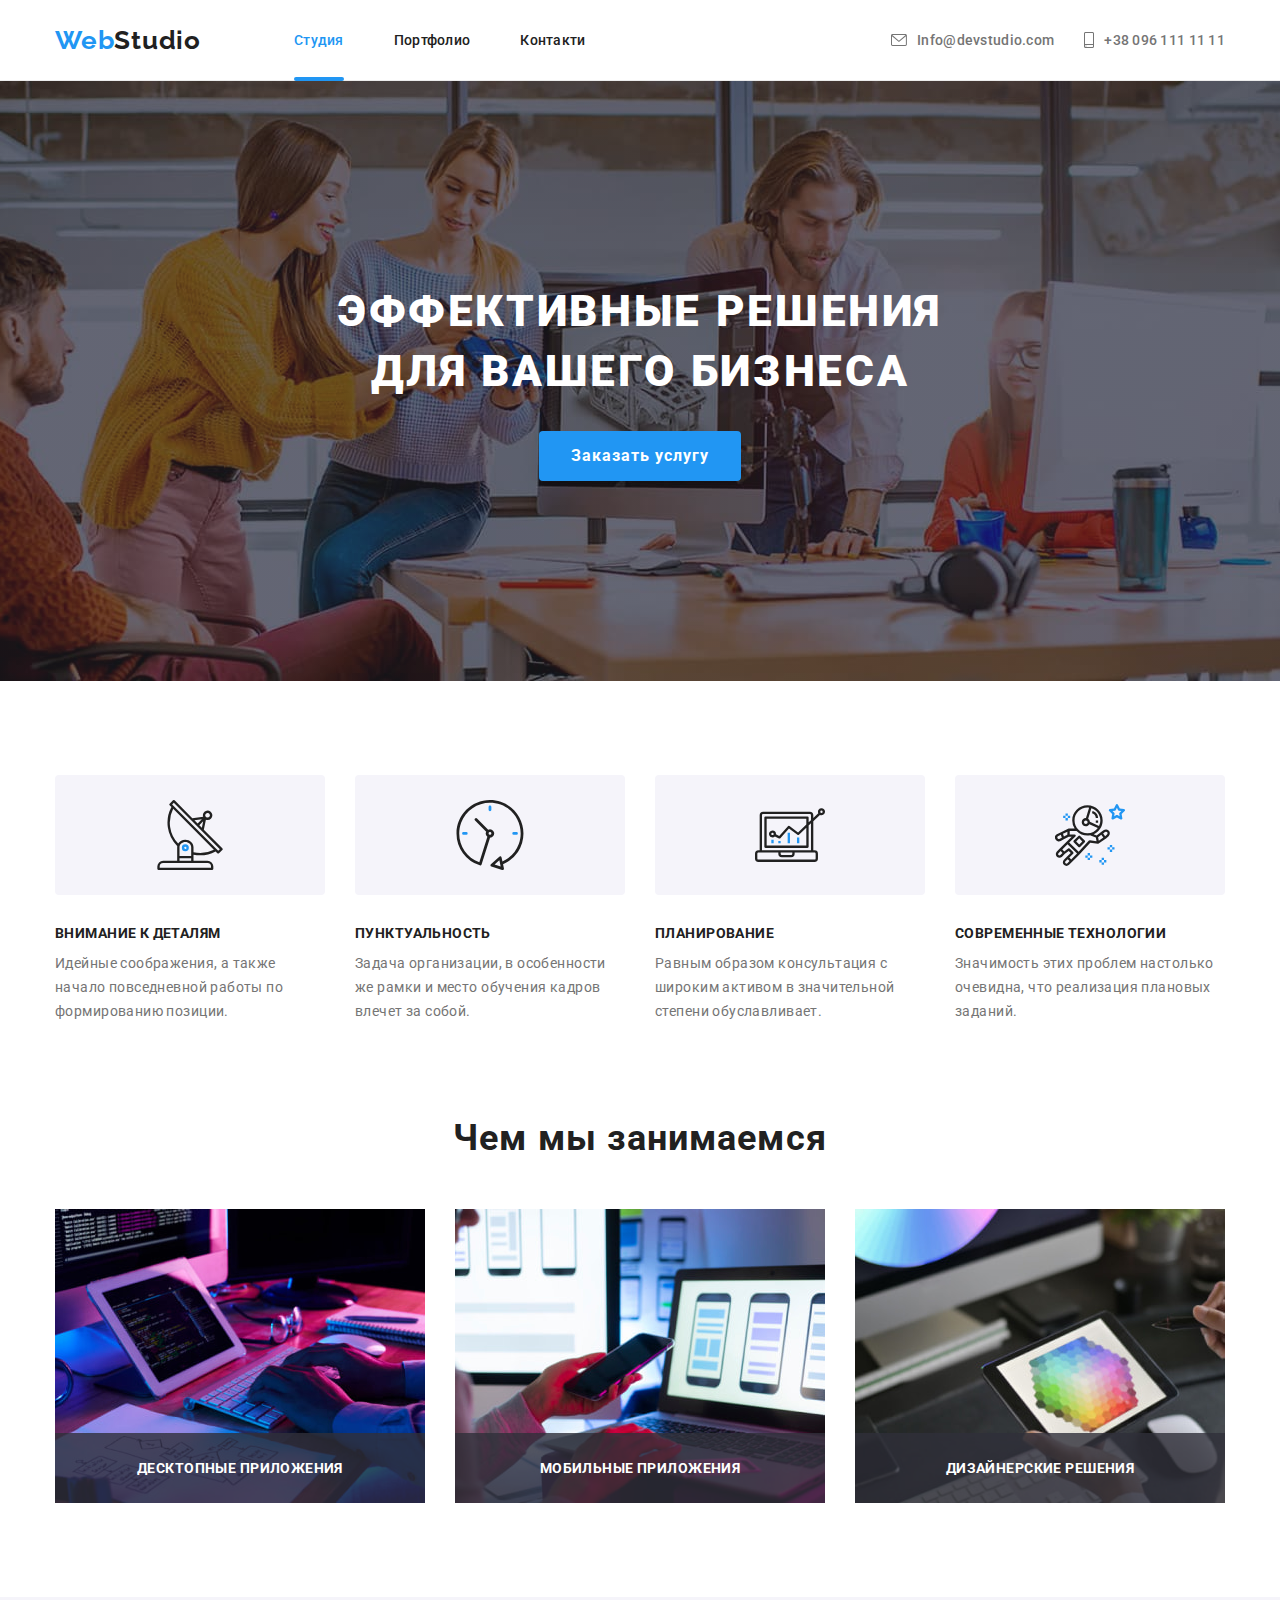
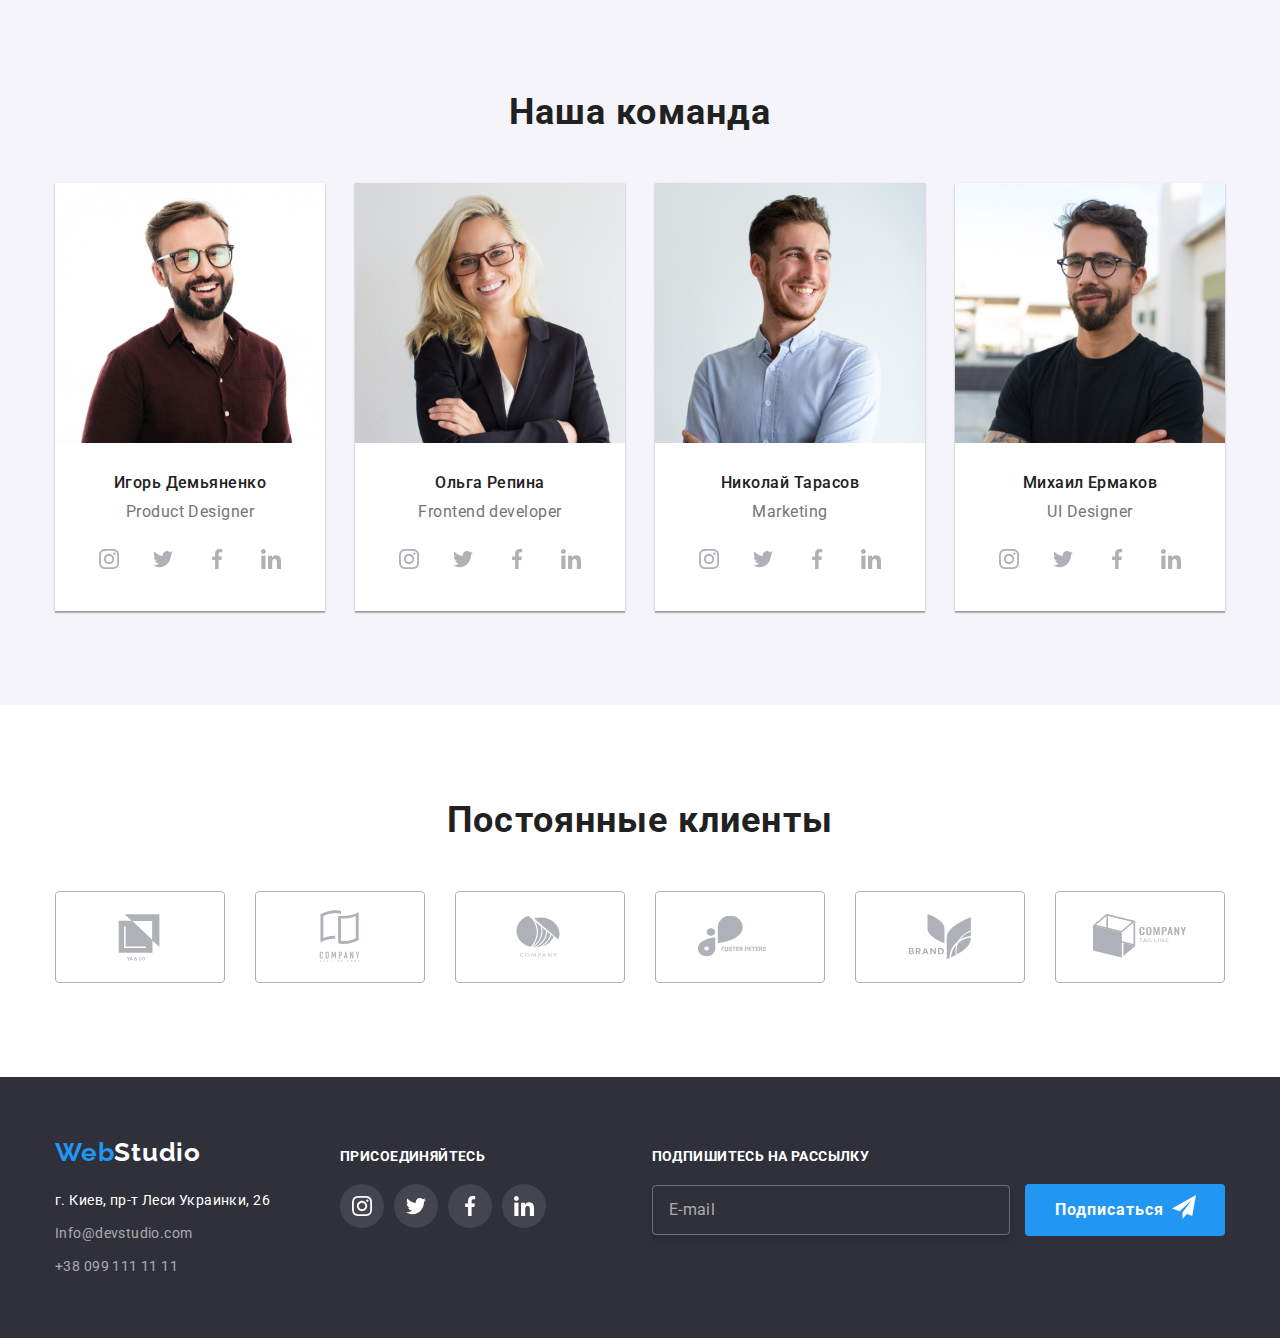
<file: index.html>
<!DOCTYPE html>
<html lang="ru">
  <head>
    <meta charset="UTF-8" />
    <meta http-equiv="X-UA-Compatible" content="IE=edge" />
    <meta name="viewport" content="width=device-width, initial-scale=1.0" />
    <title>Эффективные решения для вашего бизнеса</title>
    <link rel="preconnect" href="https://fonts.googleapis.com" />
    <link rel="preconnect" href="https://fonts.gstatic.com" crossorigin />
    <link
      href="https://fonts.googleapis.com/css2?family=Raleway:wght@700&family=Roboto:wght@400;500;700;900&display=swap"
      rel="stylesheet"
    />
    <link
      rel="stylesheet"
      href="https://cdnjs.cloudflare.com/ajax/libs/modern-normalize/0.6.0/modern-normalize.css"
    />
    <link rel="stylesheet" href="./css/style.css" />
  </head>

  <!-- верняя линия -->
  <body class="page">
    <header class="page-header">
      <div class="container">
        <nav class="nav">
          <a href="./index.html" class="logo"
            >Web<span class="accent-black">Studio</span>
          </a>
          <!--навигация на другие страници-->

          <ul class="links">
            <li class="site-nav">
              <a href="./index.html" class="link-current link">Студия</a>
            </li>
            <li class="site-nav">
              <a href="./portfolio.html" class="link">Портфолио</a>
            </li>
            <li class="site-nav"><a href="#" class="link">Контакти</a></li>
          </ul>

          <ul class="contacts">
            <li class="contacts-item">
              <a href="mailto:Info@devstudio.com" class="contacts-link"
                ><svg class="icon" width="16" height="12">
                  <use href="./images/icons/icon_2.svg#icon-envelope"></use>
                </svg>
                Info@devstudio.com
              </a>
            </li>
            <li class="contacts-item">
              <a href="tel:+380961111111" class="contacts-link"
                ><svg class="icon" width="10" height="16">
                  <use href="./images/icons/icon_2.svg#icon-smartphone"></use>
                </svg>
                <span class="text">+38 096 111 11 11</span>
              </a>
            </li>
          </ul>
        </nav>
      </div>
    </header>

    <!--секция герой -->
    <main>
      <section class="hero overlay">
        <div class="container">
          <h1 class="hero-title">
            Эффективные решения<br />для вашего бизнеса
          </h1>
          <button type="button" class="hero-button" data-modal-open>
            Заказать услугу
          </button>
        </div>
      </section>

      <!--Особенности-->
      <section class="section">
        <div class="container">
          <h2 hidden>Особенности</h2>
          <ul class="card-set">
            <li class="card-item icon-antenna">
              <div class="icon-group">
                <svg class="icone-elements">
                  <use href="./images/icons/icon_1.svg#icon-antenna"></use>
                </svg>
              </div>
              <h3 class="item-title">Внимание к деталям</h3>
              <p class="item-text">
                Идейные соображения, а также начало повседневной работы по
                формированию позиции.
              </p>
            </li>
            <li class="card-item icon-cloc">
              <div class="icon-group">
                <svg class="icone-elements">
                  <use href="./images/icons/icon_1.svg#icon-clock"></use>
                </svg>
              </div>
              <h3 class="item-title">Пунктуальность</h3>
              <p class="item-text">
                Задача организации, в особенности же рамки и место обучения
                кадров влечет за собой.
              </p>
            </li>
            <li class="card-item icon-diagram">
              <div class="icon-group">
                <svg class="icone-elements">
                  <use href="./images/icons/icon_1.svg#icon-diagram"></use>
                </svg>
              </div>
              <h3 class="item-title">Планирование</h3>
              <p class="item-text">
                Равным образом консультация с широким активом в значительной
                степени обуславливает.
              </p>
            </li>
            <li class="card-item icon-astronaut">
              <div class="icon-group">
                <svg class="icone-elements">
                  <use href="./images/icons/icon_1.svg#icon-astronaut"></use>
                </svg>
              </div>
              <h3 class="item-title">Современные технологии</h3>
              <p class="item-text">
                Значимость этих проблем настолько очевидна, что реализация
                плановых заданий.
              </p>
            </li>
          </ul>
        </div>
      </section>

      <section class="third-section">
        <!-- Чем мы занимаемся -->

        <div class="container">
          <h2 class="section-title">Чем мы занимаемся</h2>
          <ul class="list">
            <li class="list-item">
              <div class="lable-overly">
                <img
                  src="./images/box_1.jpg"
                  alt="руки печатающие на клавиатуре"
                  width="370"
                />
                <p class="lable-text">Десктопные приложения</p>
              </div>
            </li>
            <li class="list-item">
              <div class="lable-overly">
                <img
                  src="./images/box_2.jpg"
                  alt="руки держащие телефон"
                  width="370"
                />
                <p class="lable-text">Мобильные приложения</p>
              </div>
            </li>
            <li class="list-item">
              <div class="lable-overly">
                <img
                  src="./images/box_3.jpg"
                  alt="руки держащие планшет"
                  width="370"
                />
                <p class="lable-text">Дизайнерские решения</p>
              </div>
            </li>
          </ul>
        </div>
      </section>

      <!--Секция "НАША КОМАНДА"-->
      <section class="company-section section">
        <div class="container">
          <h2 class="section-title">Наша команда</h2>
          <ul class="foto-set">
            <li class="item">
              <!-- <article class="card">
                <div class="card-thumb"> -->
              <img
                width="270"
                height="260"
                src="./images/img_4.jpg"
                alt="project"
              />
              <div class="content">
                <h3 class="card-heading">Игорь Демьяненко</h3>
                <p class="card-text">Product Designer</p>

                <!-- ИКОНКИ СОЦ. СЕТЕЙ -->

                <!-- <div class="icon-wrapper"> -->
                <ul class="list-social-icon">
                  <li class="item-social-icon">
                    <a href="" class="link-social-icon">
                      <svg class="icon-social" width="20" height="20">
                        <use
                          href="./images/icons/icon_2.svg#icon-instagram"
                        ></use>
                      </svg>
                    </a>
                  </li>
                  <li class="item-social-icon">
                    <a href="" class="link-social-icon">
                      <svg class="icon-social" width="20" height="20">
                        <use
                          href="./images/icons/icon_2.svg#icon-twitter"
                        ></use>
                      </svg>
                    </a>
                  </li>
                  <li class="item-social-icon">
                    <a href="" class="link-social-icon">
                      <svg class="icon-social" width="20" height="20">
                        <use
                          href="./images/icons/icon_2.svg#icon-facebook"
                        ></use>
                      </svg>
                    </a>
                  </li>
                  <li class="item-social-icon">
                    <a href="" class="link-social-icon">
                      <svg class="icon-social" width="20" height="20">
                        <use
                          href="./images/icons/icon_2.svg#icon-linkedin"
                        ></use>
                      </svg>
                    </a>
                  </li>
                </ul>
                <!-- </div> -->
              </div>
              <!-- </div>
              </article> -->
            </li>

            <li class="item">
              <!-- <article class="card">
                <div class="card-thumb"> -->
              <img
                width="270"
                height="260"
                src="./images/img_1.jpg"
                alt="Frontend Developer"
              />
              <div class="content">
                <h3 class="card-heading">Ольга Репина</h3>
                <p class="card-text">Frontend developer</p>
                <!-- ИКОНКИ СОЦ. СЕТЕЙ -->

                <!-- <div class="icon-wrapper"> -->
                <ul class="list-social-icon">
                  <li class="item-social-icon">
                    <a href="" class="link-social-icon">
                      <svg class="icon-social" width="20" height="20">
                        <use
                          href="./images/icons/icon_2.svg#icon-instagram"
                        ></use>
                      </svg>
                    </a>
                  </li>
                  <li class="item-social-icon">
                    <a href="" class="link-social-icon">
                      <svg class="icon-social" width="20" height="20">
                        <use
                          href="./images/icons/icon_2.svg#icon-twitter"
                        ></use>
                      </svg>
                    </a>
                  </li>
                  <li class="item-social-icon">
                    <a href="" class="link-social-icon">
                      <svg class="icon-social" width="20" height="20">
                        <use
                          href="./images/icons/icon_2.svg#icon-facebook"
                        ></use>
                      </svg>
                    </a>
                  </li>
                  <li class="item-social-icon">
                    <a href="" class="link-social-icon">
                      <svg class="icon-social" width="20" height="20">
                        <use
                          href="./images/icons/icon_2.svg#icon-linkedin"
                        ></use>
                      </svg>
                    </a>
                  </li>
                </ul>
                <!-- </div> -->
              </div>
              <!-- </div>
              </article> -->
            </li>

            <li class="item">
              <!-- <article class="card">
                <div class="card-thumb"> -->
              <img
                width="270"
                height="260"
                src="./images/img_2.jpg"
                alt="Marketing"
              />
              <div class="content">
                <h3 class="card-heading">Николай Тарасов</h3>
                <p class="card-text">Marketing</p>
                <!-- ИКОНКИ СОЦ. СЕТЕЙ -->

                <!-- <div class="icon-wrapper"> -->
                <ul class="list-social-icon">
                  <li class="item-social-icon">
                    <a href="" class="link-social-icon">
                      <svg class="icon-social" width="20" height="20">
                        <use
                          href="./images/icons/icon_2.svg#icon-instagram"
                        ></use>
                      </svg>
                    </a>
                  </li>
                  <li class="item-social-icon">
                    <a href="" class="link-social-icon">
                      <svg class="icon-social" width="20" height="20">
                        <use
                          href="./images/icons/icon_2.svg#icon-twitter"
                        ></use>
                      </svg>
                    </a>
                  </li>
                  <li class="item-social-icon">
                    <a href="" class="link-social-icon">
                      <svg class="icon-social" width="20" height="20">
                        <use
                          href="./images/icons/icon_2.svg#icon-facebook"
                        ></use>
                      </svg>
                    </a>
                  </li>
                  <li class="item-social-icon">
                    <a href="" class="link-social-icon">
                      <svg class="icon-social" width="20" height="20">
                        <use
                          href="./images/icons/icon_2.svg#icon-linkedin"
                        ></use>
                      </svg>
                    </a>
                  </li>
                </ul>
                <!-- </div> -->
              </div>
              <!-- </div>
              </article> -->
            </li>

            <li class="item">
              <!-- <article class="card">
                <div class="card-thumb"> -->
              <img
                width="270"
                height="260"
                src="./images/img_3.jpg"
                alt="UI Designer"
              />
              <div class="content">
                <h3 class="card-heading">Михаил Ермаков</h3>
                <p class="card-text">UI Designer</p>
                <!-- ИКОНКИ СОЦ. СЕТЕЙ -->

                <!-- <div class="icon-wrapper"> -->
                <ul class="list-social-icon">
                  <li class="item-social-icon">
                    <a href="" class="link-social-icon">
                      <svg class="icon-social" width="20" height="20">
                        <use
                          href="./images/icons/icon_2.svg#icon-instagram"
                        ></use>
                      </svg>
                    </a>
                  </li>
                  <li class="item-social-icon">
                    <a href="" class="link-social-icon">
                      <svg class="icon-social" width="20" height="20">
                        <use
                          href="./images/icons/icon_2.svg#icon-twitter"
                        ></use>
                      </svg>
                    </a>
                  </li>
                  <li class="item-social-icon">
                    <a href="" class="link-social-icon">
                      <svg class="icon-social" width="20" height="20">
                        <use
                          href="./images/icons/icon_2.svg#icon-facebook"
                        ></use>
                      </svg>
                    </a>
                  </li>
                  <li class="item-social-icon">
                    <a href="" class="link-social-icon">
                      <svg class="icon-social" width="20" height="20">
                        <use
                          href="./images/icons/icon_2.svg#icon-linkedin"
                        ></use>
                      </svg>
                    </a>
                  </li>
                </ul>
                <!-- </div> -->
              </div>
              <!-- </div>
              </article> -->
            </li>
          </ul>
        </div>
      </section>

      <!-- Постоянные клиенты -->
      <section class="regular-customers section">
        <div class="container">
          <h2 class="customers-title">Постоянные клиенты</h2>
          <ul class="list-customers">
            <li class="item-customers">
              <a class="link-customers" href="">
                <svg class="icon-customers" width="106" height="60">
                  <use href="./images/icons/icon_2.svg#icon-Logo1"></use>
                </svg>
              </a>
            </li>
            <li class="item-customers">
              <a class="link-customers" href="">
                <svg class="icon-customers" width="106" height="60">
                  <use href="./images/icons/icon_2.svg#icon-Logo2"></use>
                </svg>
              </a>
            </li>
            <li class="item-customers">
              <a class="link-customers" href="">
                <svg class="icon-customers" width="106" height="60">
                  <use href="./images/icons/icon_2.svg#icon-Logo3"></use>
                </svg>
              </a>
            </li>
            <li class="item-customers">
              <a class="link-customers" href="">
                <svg class="icon-customers" width="106" height="60">
                  <use href="./images/icons/icon_2.svg#icon-Logo4"></use>
                </svg>
              </a>
            </li>
            <li class="item-customers">
              <a class="link-customers" href="">
                <svg class="icon-customers" width="106" height="60">
                  <use href="./images/icons/icon_2.svg#icon-Logo5"></use>
                </svg>
              </a>
            </li>
            <li class="item-customers">
              <a class="link-customers" href="">
                <svg class="icon-customers" width="106" height="60">
                  <use href="./images/icons/icon_2.svg#icon-Logo6"></use>
                </svg>
              </a>
            </li>
          </ul>
        </div>
      </section>
    </main>

    <!--Подвал странички-->

    <footer class="page-footer">
      <div class="container footer-container">
        <div class="logo-wrapper">
          <a href="./index.html" class="logo"
            >Web<span class="accent-white">Studio</span>
          </a>
          <address class="address">
            <ul class="address-list">
              <li class="address-list-item">г. Киев, пр-т Леси Украинки, 26</li>
              <li class="address-list-item">
                <a href="mailto:Info@devstudio.com" class="link"
                  >Info@devstudio.com</a
                >
              </li>
              <li class="address-list-item">
                <a href="tel:+380991111111" class="link">+38 099 111 11 11</a>
              </li>
            </ul>
          </address>
        </div>
        <div class="footer-icon-wrapper">
          <p class="footer-text-icon">Присоединяйтесь</p>
          <ul class="footer-icon-list">
            <li class="footer-icon-item">
              <a href="" class="footer-icon-link">
                <svg class="footer-icon-social">
                  <use href="./images/icons/icon_2.svg#icon-instagram"></use>
                </svg>
              </a>
            </li>
            <li class="footer-icon-item">
              <a href="" class="footer-icon-link">
                <svg class="footer-icon-social">
                  <use href="./images/icons/icon_2.svg#icon-twitter"></use>
                </svg>
              </a>
            </li>
            <li class="footer-icon-item">
              <a href="" class="footer-icon-link">
                <svg class="footer-icon-social">
                  <use href="./images/icons/icon_2.svg#icon-facebook"></use>
                </svg>
              </a>
            </li>
            <li class="footer-icon-item">
              <a href="" class="footer-icon-link">
                <svg class="footer-icon-social">
                  <use href="./images/icons/icon_2.svg#icon-linkedin"></use>
                </svg>
              </a>
            </li>
          </ul>
        </div>

        <form class="footer-form" autocomplete="off">
        <b class="footer-subscribe-title">Подпишитесь на рассылку</b>
        <div class="footer-subscribe">
          <input class="footer-subscribe-input" type="email" name="email" placeholder="E-mail"/>
            <button class="footer-subscribe-button" type="submit">
              <span class="subscribe-btn-span">
                Подписаться</span>
                <svg class="footer-button-icon" width="24" height="24">
                  <use href="./images/icons/icon_1.svg#icon-send"></use>
                </svg>
            </button>
        </div>
        </form>
    </footer>
    <!-- МОДАЛЬНОЕ ОКНО -->
    <div class="backdrop is-hidden" data-modal>
      <div class="modal">
        <b class="modal-title">Оставьте свои данные, мы вам перезвоним</b>

        <button type="button" class="close-btn" data-modal-close>
          <svg class="icon-close" width="11" height="11">
            <use href="./images/icons/icon_2.svg#icon-Vector"></use>
          </svg>
        </button>

        <!-- ФОРМА -->
        <form class="form-modal js-speaker-form">
          <div class="form-field">
            <lable class="form-lable" for="name">Имя</lable>
              <input class="form-input" type="text" name="username" id="name">
          </div>

          <div class="form-field">
            <lable class="form-lable" for="tel">Телефон</lable>
              <input class="form-input" type="tel" name="tel" id="tel">
          </div>

          <div class="form-field">
            <lable class="form-lable" for="email">Почта</lable>
              <input class="form-input" type="email" name="email" id="email">
          </div>

          <div class="form-field">
            <lable class="form-lable" for="comment">Комментарий</lable>
              <textarea class="form-comment" name="comment" id="comment" rows="10" placeholder="Введите текст"></textarea>
          </div>
          <p class="form-agreement">Соглашаюсь с рассылкой и принимаю</p>
          <a class="form-link" href="">Условия договора</a>
 

        </form>
      </div>
    </div>
    <!-- КОНЕЦ МОДАЛЬНОГО ОКНА -->
    <script src="./js/modal.js"></script>
  </body>
</html>
</file>
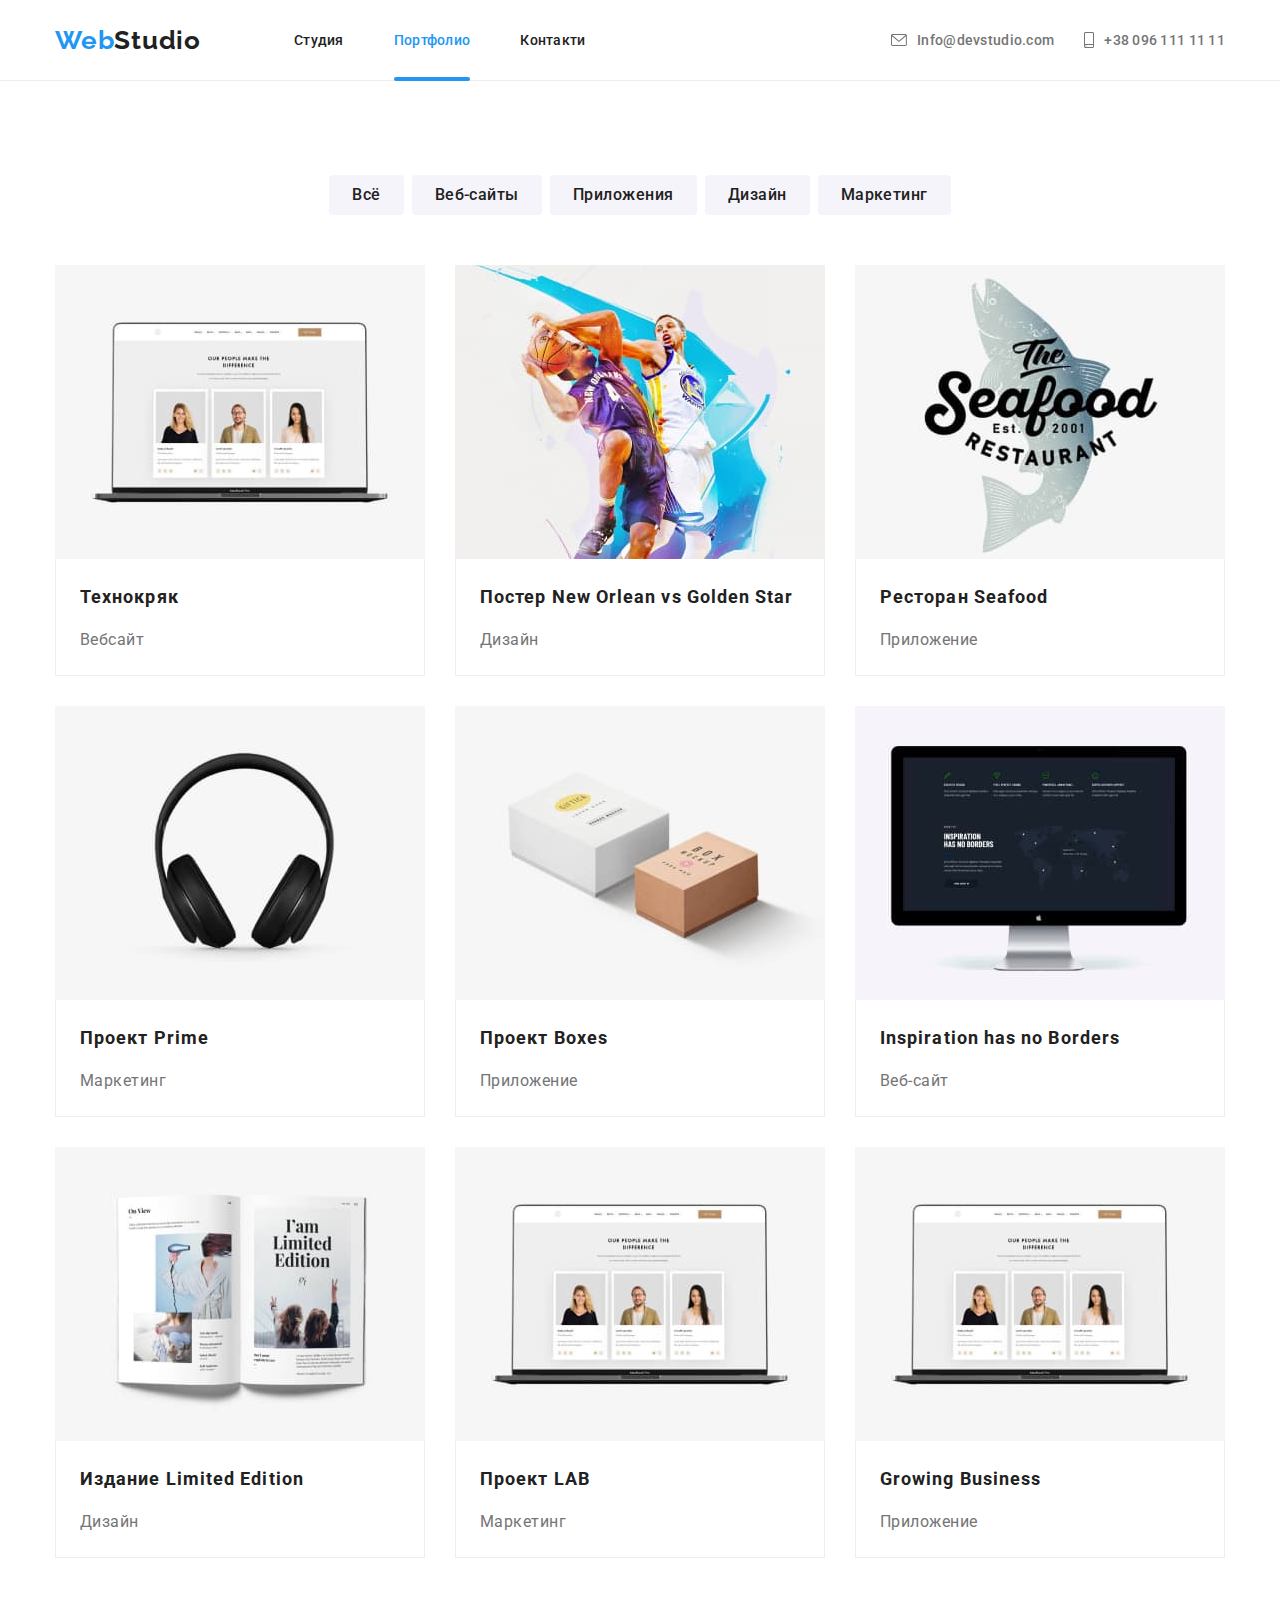
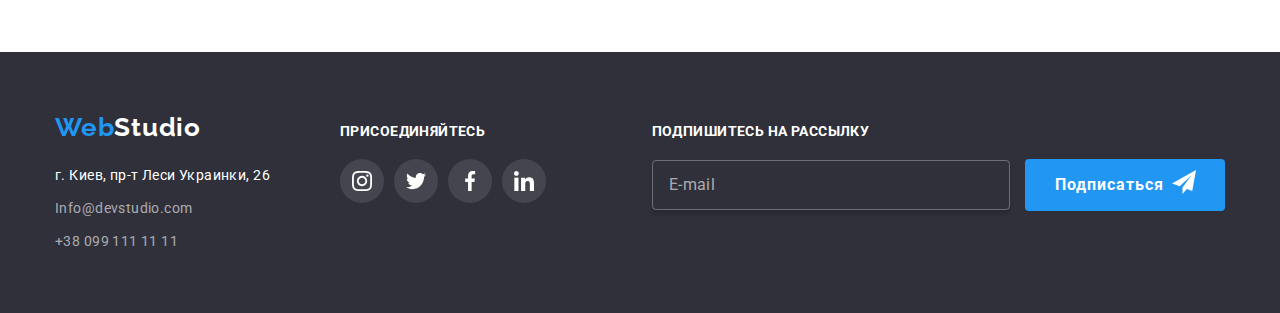
<file: portfolio.html>
<!DOCTYPE html>
<html lang="ru">
  <head>
    <meta charset="UTF-8" />
    <meta http-equiv="X-UA-Compatible" content="IE=edge" />
    <meta name="viewport" content="width=device-width, initial-scale=1.0" />
    <title>Портфолио</title>
    <link rel="preconnect" href="https://fonts.googleapis.com" />
    <link rel="preconnect" href="https://fonts.gstatic.com" crossorigin />
    <link
      href="https://fonts.googleapis.com/css2?family=Raleway:wght@700&family=Roboto:wght@400;500;700;900&display=swap"
      rel="stylesheet"
    />
    <link
      rel="stylesheet"
      href="https://cdnjs.cloudflare.com/ajax/libs/modern-normalize/0.6.0/modern-normalize.css"
    />
    <link rel="stylesheet" href="./css/style.css" />
  </head>

  <!--верхняя линия-->
  <body class="page">
    <header class="page-header">
      <div class="container">
        <nav class="nav">
          <a href="./index.html" class="logo"
            >Web<span class="accent-black">Studio</span>
          </a>
          <!--навигация на другие страници-->

          <ul class="links">
            <li class="site-nav">
              <a href="./index.html" class="link">Студия</a>
            </li>
            <li class="site-nav">
              <a href="./portfolio.html" class="link-current link">Портфолио</a>
            </li>
            <li class="site-nav"><a href="#" class="link">Контакти</a></li>
          </ul>

          <ul class="contacts">
            <li class="contacts-item">
              <a href="mailto:Info@devstudio.com" class="contacts-link"
                ><svg class="icon" width="16" height="12">
                  <use href="./images/icons/icon_2.svg#icon-envelope"></use>
                </svg>
                Info@devstudio.com
              </a>
            </li>
            <li class="contacts-item">
              <a href="tel:+380961111111" class="contacts-link"
                ><svg class="icon" width="10" height="16">
                  <use href="./images/icons/icon_2.svg#icon-smartphone"></use>
                </svg>
                <span class="text">+38 096 111 11 11</span>
              </a>
            </li>
          </ul>
        </nav>
      </div>
    </header>

    <!--main  -->
    <main>
      <!--Кнопки портфолио-->
      <section class="section">
        <div class="container">
          <h1 hidden>Главная секция</h1>
          <ul class="list-buttons">
            <li class="item-button">
              <button type="button" class="button">Всё</button>
            </li>
            <li class="item-button">
              <button type="button" class="button">Веб-сайты</button>
            </li>
            <li class="item-button">
              <button type="button" class="button">Приложения</button>
            </li>
            <li class="item-button">
              <button type="button" class="button">Дизайн</button>
            </li>
            <li class="item-button">
              <button type="button" class="button">Маркетинг</button>
            </li>
          </ul>

          <!-- ПОРТФОЛИО КАРТОЧКИ -->
          <!--project1-->

          <ul class="card-picture">
            <li class="element">
              <a href="" class="link-picture">
                <div class="picture-thumb">
                  <img
                    src="./images/img_11.jpg"
                    alt="Портфолио_1"
                    width="370"
                    height="294"
                  />
                  <p class="picture-thumb-text">
                    Ресурс предлагает комплексные предложения с разным уровнем
                    функционала и сервисов. Все это позволит посетителю получить
                    исчерпывающие сведения о компании или частном лице.
                  </p>
                </div>
                <div class="picture-content">
                  <h2 class="picture-heading">Технокряк</h2>
                  <p class="picture-text">Вебсайт</p>
                </div>
              </a>
            </li>

            <!--project2-->

            <li class="element">
              <a href="" class="link-picture">
                <div class="picture-thumb">
                  <img
                    src="./images/img_12.jpg"
                    alt="Портфолио_2"
                    width="370"
                    height="294"
                  />
                  <p class="picture-thumb-text">
                    Ресурс предлагает комплексные предложения с разным уровнем
                    функционала и сервисов. Все это позволит посетителю получить
                    исчерпывающие сведения о компании или частном лице.
                  </p>
                </div>
                <div class="picture-content">
                  <h2 class="picture-heading">
                    Постер New Orlean vs Golden Star
                  </h2>
                  <p class="picture-text">Дизайн</p>
                </div>
              </a>
            </li>

            <!--project3-->

            <li class="element">
              <a href="" class="link-picture">
                <div class="picture-thumb">
                  <img
                    src="./images/img_13.jpg"
                    alt="Портфолио_3"
                    width="370"
                    height="294"
                  />
                  <p class="picture-thumb-text">
                    Ресурс предлагает комплексные предложения с разным уровнем
                    функционала и сервисов. Все это позволит посетителю получить
                    исчерпывающие сведения о компании или частном лице.
                  </p>
                </div>
                <div class="picture-content">
                  <h2 class="picture-heading">Ресторан Seafood</h2>
                  <p class="picture-text">Приложение</p>
                </div>
              </a>
            </li>

            <!--project4-->

            <li class="element">
              <a href="" class="link-picture">
                <div class="picture-thumb">
                  <img
                    src="./images/img_14.jpg"
                    alt="Портфолио_4"
                    width="370"
                    height="294"
                  />
                  <p class="picture-thumb-text">
                    Ресурс предлагает комплексные предложения с разным уровнем
                    функционала и сервисов. Все это позволит посетителю получить
                    исчерпывающие сведения о компании или частном лице.
                  </p>
                </div>
                <div class="picture-content">
                  <h2 class="picture-heading">Проект Prime</h2>
                  <p class="picture-text">Маркетинг</p>
                </div>
              </a>
            </li>

            <!--project5-->

            <li class="element">
              <a href="" class="link-picture">
                <div class="picture-thumb">
                  <img
                    src="./images/img_15.jpg"
                    alt="Портфолио_5"
                    width="370"
                    height="294"
                  />
                  <p class="picture-thumb-text">
                    Ресурс предлагает комплексные предложения с разным уровнем
                    функционала и сервисов. Все это позволит посетителю получить
                    исчерпывающие сведения о компании или частном лице.
                  </p>
                </div>
                <div class="picture-content">
                  <h2 class="picture-heading">Проект Boxes</h2>
                  <p class="picture-text">Приложение</p>
                </div>
              </a>
            </li>

            <!--project6-->

            <li class="element">
              <a href="" class="link-picture">
                <div class="picture-thumb">
                  <img
                    src="./images/img_16.jpg"
                    alt="Портфолио_6"
                    width="370"
                    height="294"
                  />
                  <p class="picture-thumb-text">
                    Ресурс предлагает комплексные предложения с разным уровнем
                    функционала и сервисов. Все это позволит посетителю получить
                    исчерпывающие сведения о компании или частном лице.
                  </p>
                </div>
                <div class="picture-content">
                  <h2 class="picture-heading">Inspiration has no Borders</h2>
                  <p class="picture-text">Веб-сайт</p>
                </div>
              </a>
            </li>

            <!--project7-->

            <li class="element">
              <a href="" class="link-picture">
                <div class="picture-thumb">
                  <img
                    src="./images/img_17.jpg"
                    alt="Портфолио_7"
                    width="370"
                    height="294"
                  />
                  <p class="picture-thumb-text">
                    Ресурс предлагает комплексные предложения с разным уровнем
                    функционала и сервисов. Все это позволит посетителю получить
                    исчерпывающие сведения о компании или частном лице.
                  </p>
                </div>
                <div class="picture-content">
                  <h2 class="picture-heading">Издание Limited Edition</h2>
                  <p class="picture-text">Дизайн</p>
                </div>
              </a>
            </li>

            <!--project8-->

            <li class="element">
              <a href="" class="link-picture">
                <div class="picture-thumb">
                  <img
                    src="./images/img_11.jpg"
                    alt="Портфолио_1"
                    width="370"
                    height="294"
                  />
                  <p class="picture-thumb-text">
                    Ресурс предлагает комплексные предложения с разным уровнем
                    функционала и сервисов. Все это позволит посетителю получить
                    исчерпывающие сведения о компании или частном лице.
                  </p>
                </div>
                <div class="picture-content">
                  <h2 class="picture-heading">Проект LAB</h2>
                  <p class="picture-text">Маркетинг</p>
                </div>
              </a>
            </li>

            <!--project9-->

            <li class="element">
              <a href="" class="link-picture">
                <div class="picture-thumb">
                  <img
                    src="./images/img_11.jpg"
                    alt="Портфолио_1"
                    width="370"
                    height="294"
                  />
                  <p class="picture-thumb-text">
                    Ресурс предлагает комплексные предложения с разным уровнем
                    функционала и сервисов. Все это позволит посетителю получить
                    исчерпывающие сведения о компании или частном лице.
                  </p>
                </div>
                <div class="picture-content">
                  <h2 class="picture-heading">Growing Business</h2>
                  <p class="picture-text">Приложение</p>
                </div>
              </a>
            </li>
          </ul>
        </div>
      </section>
    </main>

    <!--Подвал странички-->

    <footer class="page-footer">
      <div class="container footer-container">
        <div class="logo-wrapper">
          <a href="./index.html" class="logo"
            >Web<span class="accent-white">Studio</span>
          </a>
          <address class="address">
            <ul class="address-list">
              <li class="address-list-item">г. Киев, пр-т Леси Украинки, 26</li>
              <li class="address-list-item">
                <a href="mailto:Info@devstudio.com" class="link"
                  >Info@devstudio.com</a
                >
              </li>
              <li class="address-list-item">
                <a href="tel:+380991111111" class="link">+38 099 111 11 11</a>
              </li>
            </ul>
          </address>
        </div>
        <div class="footer-icon-wrapper">
          <p class="footer-text-icon">Присоединяйтесь</p>
          <ul class="footer-icon-list">
            <li class="footer-icon-item">
              <a href="" class="footer-icon-link">
                <svg class="footer-icon-social">
                  <use href="./images/icons/icon_2.svg#icon-instagram"></use>
                </svg>
              </a>
            </li>
            <li class="footer-icon-item">
              <a href="" class="footer-icon-link">
                <svg class="footer-icon-social">
                  <use href="./images/icons/icon_2.svg#icon-twitter"></use>
                </svg>
              </a>
            </li>
            <li class="footer-icon-item">
              <a href="" class="footer-icon-link">
                <svg class="footer-icon-social">
                  <use href="./images/icons/icon_2.svg#icon-facebook"></use>
                </svg>
              </a>
            </li>
            <li class="footer-icon-item">
              <a href="" class="footer-icon-link">
                <svg class="footer-icon-social">
                  <use href="./images/icons/icon_2.svg#icon-linkedin"></use>
                </svg>
              </a>
            </li>
          </ul>
        </div>

        <form class="footer-form" autocomplete="off">
          <b class="footer-subscribe-title">Подпишитесь на рассылку</b>
          <div class="footer-subscribe">
            <input
              class="footer-subscribe-input"
              type="email"
              name="email"
              placeholder="E-mail"
            />
            <button class="footer-subscribe-button" type="submit">
              <span class="subscribe-btn-span"> Подписаться</span>
              <svg class="footer-button-icon" width="24" height="24">
                <use href="./images/icons/icon_1.svg#icon-send"></use>
              </svg>
            </button>
          </div>
        </form>
      </div>
    </footer>
  </body>
</html>
</file>
<file: css/style.css>
:root {
  --primary-text-color: #757575;
  --title-color: #212121;
  --accent-color: #2196f3;
  --primary-white-color: #ffffff;
  --card-shadow: 0px 2px 1px 0px rgba(0, 0, 0, 0.2),
    0px 1px 1px 0px rgba(0, 0, 0, 0.14), 0px 1px 3px 0px rgba(0, 0, 0, 0.12);
  --card-set-gap: 30px;

  --box-shadow: 0px 3px 1px rgba(0, 0, 0, 0.1), 0px 1px 2px rgba(0, 0, 0, 0.08),
    0px 2px 2px rgba(0, 0, 0, 0.12);

  --anim-time: 250ms;
  --cubik: cubic-bezier(0.4, 0, 0.2, 1);
}

body {
  font-family: "Roboto", sans-serif;
  font-style: normal;
  font-weight: 400px;
  font-size: 14px;
  line-height: calc(24 / 14);

  letter-spacing: 0.03em;

  background-color: var(--primary-white-color);
  color: var(--primary-text-color);
  line-height: 1.5;
}
h1,
h2,
h3,
h4,
h5,
h6,
p {
  margin: 0;
}
ul li {
  list-style: none;
  text-decoration: none;
}
ul {
  margin: 0;
  padding: 0;
}
.link {
  text-decoration: none;
}

img {
  display: block;
  max-width: 100%;
  height: auto;
}

.section {
  padding-top: 94px;
  padding-bottom: 94px;
}

.container {
  width: 1200px;
  margin-left: auto;
  margin-right: auto;

  padding-left: 15px;
  padding-right: 15px;
  /* outline: 1px solid red; */
}

.page-header {
  border-bottom: 1px solid #ececec;
  margin-bottom: 0;
}
.nav,
.links,
.contacts,
.header .container {
  display: flex;
  list-style: none;
  color: var(--title-color);
}

/* .logo */
.page-header .logo {
  margin-right: 93px;

  display: flex;
  align-items: center;
  font-family: "Raleway", sans-serif;
  font-weight: 700;
  font-size: 26px;
  line-height: 1.19;
  letter-spacing: 0.03em;
  color: #2196f3;
}
.accent-black {
  color: var(--title-color);
}

.links a,
.contacts a {
  font-family: inherit;
  font-weight: 500;
  font-size: 14px;
  line-height: calc(16 / 14);
  letter-spacing: 0.02em;

  padding: 32px 0;
  display: inline-block;
  margin-right: 50px;

  text-decoration: none;
}

.links a {
  color: var(--title-color);
  transition: color var(--anim-time) var(--cubik);
}
.contacts a {
  color: var(--primary-text-color);
  transition: color var(--anim-time) var(--cubik);
}
.contacts li:last-child a,
.links li:last-child a {
  margin-right: 0;
}
.contacts a:hover,
.contacts a:focus,
.links a:hover,
.links a:focus {
  color: var(--accent-color);
}
/* Активная страница */
.site-nav .link-current {
  color: var(--accent-color);
}

.nav {
  display: flex;
}
.contacts {
  margin-left: auto;
  display: flex;
  /* outline: 1px solid red; */
}

.links site-nav:not(:last-child) {
  margin-right: 50px;
}
/* НИЖНЕЕ ПОДЧЁРКИВАНИЕ ГЛ. СТРАНИЦЫ */

.link-current.link {
  position: relative;
}

.link-current.link::after {
  content: "";
  position: absolute;
  left: 0;
  bottom: -1px;

  display: block;
  width: 100%;
  height: 4px;

  background: var(--accent-color);
  border-radius: 2px;
}

/* SVG */

.contacts .contacts-link {
  display: flex;

  align-items: center;
  margin: 0;
}
.contacts-item:not(:last-child) {
  margin-right: 30px;
}

.contacts .icon {
  align-items: center;
  margin-right: 10px;
}

.contacts-link .icon {
  fill: #757575;
  transition: fill var(--anim-time) var(--cubik);
}

/* OVERLAY Главной секции */
.overlay {
  max-width: 1600px;
  height: 600px;

  margin-left: auto;
  margin-right: auto;

  /* outline: 1px solid red; */
  background-color: rgba(196, 196, 196, 1);
  background-image: linear-gradient(
      to right,
      rgba(47, 48, 58, 0.4),
      rgba(47, 48, 58, 0.4)
    ),
    url(../images/img_overlay.jpg);
  background-size: cover;
  background-position: center;
}

.hero {
  padding-top: 200px;
  padding-bottom: 200px;
  /* background-color: #2f303a; */
}

/* Эффективные решения */
.hero-title {
  font-family: "Roboto" sans-serif;
  font-size: 44px;
  color: var(--primary-white-color);
  text-transform: uppercase;
  font-weight: 900;
  line-height: calc(60 / 44);
  letter-spacing: 0.06em;
  text-align: center;
  max-width: 650;
  margin-bottom: 30px;
}
/* Кнопка заказать услугу */
.hero-button {
  padding: 10px 32px;
  border-radius: 4px;
  margin: 0 auto;

  display: block;
  box-shadow: 0px 4px 4px rgba(0, 0, 0, 0.15);
  background: #2196f3;
  font-size: 16px;
  font-weight: 700;
  line-height: 30px;
  letter-spacing: 0.06em;
  color: #ffffff;
  border: none;

  cursor: pointer;

  transition: color var(--anim-time) var(--cubik),
    background-color var(--anim-time) var(--cubik),
    box-shadow var(--anim-time) var(--cubik);
}

.hero-button:hover,
.hero-button:focus {
  color: var(--primary-white-color);
  background: #188ce8;
  box-shadow: var(--box-shadow);
}

/* ОСОБЕННОСТИ */
.card-set {
  /* outline: 1px solid tomato; */
  padding: 0 auto;
  margin: 0;
  margin-top: 0;

  list-style: none;

  display: flex;
  flex-wrap: nowrap;

  margin-left: calc(-1 * var(--card-set-gap));
  margin-top: calc(-1 * var(--card-set-gap));
}

.card-item {
  /* outline: 1px solid teal; */

  flex-basis: calc(100% / 4 - var(--card-set-gap));

  margin-left: var(--card-set-gap);
  margin-top: var(--card-set-gap);
}

/* ГРУППА ИКОНОК */

.icon-group {
  display: flex;
  justify-content: center;
  align-items: center;
  width: 270px;
  height: 120px;
  margin-bottom: 30px;
  border-radius: 4px;
  background-color: #f5f4fa;
}
.icone-elements {
  width: 70px;
  height: 70px;
}

.item-title {
  font-family: inherit;
  font-weight: 700;
  font-size: 14px;
  line-height: calc(16 / 14);
  letter-spacing: 0.03em;
  text-transform: uppercase;

  color: var(--title-color);

  margin-bottom: 10px;
}
.item-text {
  font-family: inherit;
  font-weight: 400;
  font-size: 14px;
  line-height: calc(24 / 14);
  letter-spacing: 0.03em;

  color: var(--primary-text-color);
}

/* ЧЕМ МЫ ЗАНИМАЕМСЯ */

.third-section {
  padding-top: 0px;
  padding-bottom: 94px;
}

.section-title {
  font-family: inherit;
  font-weight: 700;
  font-size: 36px;
  line-height: calc(42 / 36);
  text-align: center;
  letter-spacing: 0.03em;

  color: var(--title-color);
  margin-top: 0px;
  margin-bottom: 50px;
}

.list {
  display: flex;
  flex-basis: calc(100% / 3);
  justify-content: space-between;
  padding: 0px;
  margin: 0px;
}
.list-item {
  position: relative;
  display: block;
}
.list-item:not(:last-child) {
  margin-right: 30px;
}
.label-overlay {
  position: absolute;
  display: flex;
  bottom: 0;
  left: 0;
}

.lable-text {
  position: absolute;
  display: flex;
  left: 0;
  bottom: 0;
  justify-content: center;
  align-items: center;

  width: 100%;
  height: 70px;

  font-size: 14px;
  font-weight: 700;
  line-height: calc(16 / 14);
  letter-spacing: 0.03em;
  text-align: center;
  text-transform: uppercase;

  color: rgba(255, 255, 255, 1);
  background-color: rgba(47, 48, 58, 0.8);
}

/* НАША КОМАНДА */

.company-section {
  background-color: #f5f4fa;
}

.foto-set {
  /* outline: 1px solid yellow; */
  display: flex;

  margin-right: -30px;
  margin-top: 0px;
  margin-bottom: 0px;
  padding-left: 0px;
  padding-right: 0px;
}
.item:not(:last-child) {
  flex-basis: calc(100% / 4 - 30px);
  margin-right: 30px;
}

.card-heading {
  font-family: Roboto;
  font-weight: 500;
  font-size: 16px;
  line-height: calc(19 / 16);

  text-align: center;
  letter-spacing: 0.03em;

  color: var(--title-color);
}
.content {
  padding-top: 30px;
  padding-bottom: 30px;
}
.card-heading {
  margin-bottom: 10px;
}
.card-text {
  font-family: Roboto;
  font-style: normal;
  font-weight: normal;
  font-size: 16px;
  line-height: calc(19 / 16);

  text-align: center;
  letter-spacing: 0.03em;
  margin-bottom: 16px;

  color: var(--primary-text-color);
}
.item {
  background-color: var(--primary-white-color);
  box-shadow: var(--card-shadow);
}

/* ИКОНКИ СОЦ. СЕТЕЙ  */

.list-social-icon {
  /* outline: 1px solid red; */
  display: flex;
  justify-content: center;
  align-items: center;
}
.item-social-icon {
  display: flex;
  /* outline: 1px solid red; */
}

.link-social-icon {
  display: flex;
  justify-content: center;
  align-items: center;
  width: 44px;
  height: 44px;

  background-color: var(--primary-white-color);

  border-radius: 50%;
  /* border: 1px solid black; */
  padding: 0;
  margin: 0;

  transition: background-color var(--anim-time) var(--cubik);
}

.icon-social {
  transition: fill var(--anim-time) var(--cubik);
}

.item-social-icon:not(:last-child) {
  margin-right: 10px;
}

.link-social-icon {
  fill: #afb1b8;
}

.link-social-icon:hover,
.link-social-icon:focus {
  background-color: var(--accent-color);
}

.link-social-icon:hover .icon-social,
.link-social-icon:focus .icon-social {
  fill: var(--primary-white-color);
}

.link-social-icon {
  fill: #afb1b8;
}

/* Секция Постоянные Клиенты */

.regular-customers {
  background-color: var(--primary-white-color);
}

.customers-title {
  font-size: 36px;
  font-weight: 700;
  line-height: calc(42 / 36);
  letter-spacing: 0.03em;
  text-align: center;

  color: rgba(33, 33, 33, 1);
  margin-bottom: 50px;
  padding: 0;
}

.list-customers {
  display: flex;
}
.item-customers {
  display: flex;
}

.item-customers:not(:last-child) {
  margin-right: 30px;
}

.link-customers {
  display: flex;
  justify-content: center;
  align-items: center;
  color: #afb1b8;
  border: 1px solid rgba(175, 177, 184, 1);
  border-radius: 4px;

  width: 170px;
  height: 92px;

  transition: color var(--anim-time) var(--cubik),
    border var(--anim-time) var(--cubik);
}

.icon-customers {
  fill: currentColor;
}

.link-customers:hover,
.link-customers:focus {
  color: var(--accent-color);
  border: 1px solid var(--accent-color);
}

/* ВТОРАЯ СТРАНИЦА */
/* Кнопки портфолио */

.section {
  padding-top: 94px;
  padding-bottom: 94px;
}

.list-buttons {
  display: flex;
  justify-content: center;
  padding: 0px;
  margin-bottom: 50px;
}

.item-button:not(:last-child) {
  margin-right: 8px;
}

.button {
  font-family: Roboto;
  font-size: 16px;

  font-weight: 500;
  line-height: calc(26 / 16);
  letter-spacing: 0.03em;
  text-align: center;
  text-decoration: none;

  display: inline-block;
  border-radius: 4px;
  padding: 6px 22px;
  /* min-width: 73px; */
  color: var(--title-color);
  background-color: #f5f4fa;
  border: 1px solid transparent;
  cursor: pointer;

  transition: color var(--anim-time) var(--cubik),
    background-color var(--anim-time) var(--cubik),
    box-shadow var(--anim-time) var(--cubik);
}

/* Главная кнопка (активная)*/

.button:hover,
.button:focus {
  color: var(--primary-white-color);
  background-color: var(--accent-color);
  box-shadow: 0px 4px 4px 0px rgba(0, 0, 0, 0.25);
}

/* ПОРТФОЛИО КАРТОЧКИ */

.card-picture {
  /* outline: yellow; */
  padding: 0px;
  margin: 0px;

  display: flex;
  flex-wrap: wrap;
  margin-left: calc(-1 * var(--card-set-gap));
  margin-top: calc(-1 * var(--card-set-gap));
}
.card-picture > .element {
  flex-basis: calc(100% / 3 - var(--card-set-gap));
  margin-left: var(--card-set-gap);
  margin-top: var(--card-set-gap);
}

.element {
  transition: box-shadow var(--anim-time) var(--cubik);
}

.element:hover,
.element:focus {
  box-shadow: 0px 4px 4px 0px rgba(0, 0, 0, 0.25);
}
.link-picture {
  text-decoration: none;
}

.picture-thumb {
  position: relative;
  overflow: hidden;
  cursor: pointer;
}

.picture-thumb-text {
  position: absolute;
  display: flex;

  bottom: 0;
  left: 0;
  justify-content: center;
  align-items: center;

  width: 100%;
  height: 100%;

  color: var(--primary-white-color);
  background-color: rgba(33, 150, 243, 0.9);

  font-size: 18px;
  line-height: calc(28 / 18);
  letter-spacing: 0.03em;

  padding: 63px 24px;

  transform: translateY(101%);
  transition: transform var(--anim-time) var(--cubik);
}

.link-picture:hover .picture-thumb-text {
  transform: translateY(0);
}

.picture-content {
  padding: 20px 24px;
  /* box-shadow: var(--card-shadow); */

  border-left: 1px solid rgba(238, 238, 238, 1);
  border-right: 1px solid rgba(238, 238, 238, 1);
  border-bottom: 1px solid rgba(238, 238, 238, 1);
}

.picture-heading {
  font-family: inherit;
  font-weight: 700;
  font-size: 18px;
  line-height: calc(36 / 18);

  letter-spacing: 0.06em;

  color: var(--title-color);
}
.picture-text {
  font-family: inherit;
  font-weight: 400;
  font-size: 16px;
  line-height: calc(30 / 16);
  letter-spacing: 0.03em;

  color: var(--primary-text-color);

  margin-top: 10px;
}
.content {
  justify-content: center;
}

/* Подвал странички */

.page-footer {
  background-color: #2f303a;
  padding-top: 60px;
  padding-bottom: 60px;
}
.container footer-container {
  width: 1200px;
  margin-left: auto;
  margin-right: auto;

  padding-left: 15px;
  padding-right: 15px;
}
.footer-container {
  display: flex;
  align-items: baseline;
  /* outline: 1px solid white; */
}
.logo-wrapper {
  margin-right: 70px;
}
.logo {
  font-family: Raleway;
  font-size: 26px;
  font-weight: 700;
  line-height: calc(31 / 26);
  letter-spacing: 0.03em;
  text-align: left;
  text-decoration: none;

  color: var(--accent-color);
}
.accent-white {
  color: var(--primary-white-color);
}

.address-list {
  text-decoration: none;
  padding: 0px;
  margin-top: 20px;
}

.address-list-item {
  font-family: inherit;
  font-style: normal;
  font-weight: normal;
  font-size: 14px;
  line-height: calc(24 / 14);
  letter-spacing: 0.03em;

  color: var(--primary-white-color);
  margin: 0;
}
.address-list-item:not(:last-child) {
  margin-bottom: 9px;
}

.address-list-item .link {
  font-family: inherit;
  font-style: normal;
  font-weight: 400;
  font-size: 14px;
  line-height: calc(24 / 14);

  letter-spacing: 0.03em;

  color: rgba(255, 255, 255, 0.6);

  transition: color var(--anim-time) var(--cubik);
}

.address-list-item .link:hover,
.address-list-item .link:focus {
  color: var(--accent-color);
}

/* ПРИСОЕДИНЯЙТЕСЬ */
.footer-icon-wrapper {
  display: inline-block;
  justify-content: center;
  align-items: flex-start;

  /* outline: 1px solid white; */
}

.footer-text-icon {
  font-weight: 700;
  font-size: 14px;
  line-height: calc(16 / 14);
  letter-spacing: 0.03em;

  color: #fff;
  text-transform: uppercase;
  margin-bottom: 20px;
}

.footer-icon-list {
  display: flex;

  /* outline: 1px solid white; */
}
.footer-icon-item {
  display: flex;
}
.footer-icon-item:not(:last-child) {
  margin-right: 10px;
}

.footer-icon-link {
  /* outline: 1px solid red; */
  display: flex;
  justify-content: center;
  align-items: center;
  width: 44px;
  height: 44px;

  background-color: rgba(255, 255, 255, 0.1);
  border-radius: 50%;

  padding: 0;
  margin: 0;

  transition: background-color var(--anim-time) var(--cubik);
}

.footer-icon-social {
  fill: #fff;
  width: 20px;
  height: 20px;
}

.footer-icon-link:hover,
.footer-icon-link:hover {
  fill: #fff;
  background-color: var(--accent-color);
}

/* ПОДПИШИТЕСЬ НА РАССЫЛКУ */

.footer-form {
  /* outline: 1px solid red; */
  margin-left: auto;
}

.footer-subscribe-title {
  display: inline-block;

  font-weight: 700;
  font-size: 14px;
  line-height: calc(16 / 14);
  letter-spacing: 0.03em;

  text-transform: uppercase;
  color: var(--primary-white-color);

  margin-bottom: 20px;
}

.footer-subscribe-input {
  width: 358px;
  min-height: 50px;
  padding: 15px 16px;

  box-sizing: border-box;
  box-shadow: 0px 4px 4px 0px rgba(0, 0, 0, 0.15);
  border: 1px solid rgba(255, 255, 255, 0.3);
  border-radius: 4px;
  color: var(--primary-white-color);

  background-color: transparent;

  transition: border var(--anim-time) var(--cubik);
}
.footer-subscribe-input:focus {
  border: 1px solid var(--accent-color);
  outline: none;
}

.footer-subscribe-input::placeholder {
  font: inherit;
  font-weight: 400;
  font-size: 16px;
  line-height: calc(20 / 16);
  letter-spacing: 0.03em;
  color: rgba(255, 255, 255, 0.6);
}

.footer-subscribe-button {
  position: relative;
  display: inline-block;
  padding: 10px 29px;
  margin-left: 12px;
  margin-right: 0;

  font-size: 16px;
  font-weight: 700;
  line-height: calc(30 / 16);
  letter-spacing: 0.06em;
  text-align: center;

  color: var(--primary-white-color);
  background-color: var(--accent-color);

  cursor: pointer;
  border: 1px solid transparent;
  border-radius: 4px;

  min-width: 200px;

  transition: color var(--anim-time) var(--cubik),
    background-color var(--anim-time) var(--cubik),
    box-shadow var(--anim-time) var(--cubik);
}

.footer-subscribe-button:hover,
.footer-subscribe-button:focus {
  color: var(--primary-white-color);
  background: #188ce8;
  box-shadow: var(--box-shadow);
}

.subscribe-btn-span {
  display: flex;

  font-family: inherit;
  font-size: 16px;
  font-weight: 700;
  line-height: calc(30 / 16);
  letter-spacing: 0.06em;
  text-align: center;
}

.footer-button-icon {
  position: absolute;
  display: flex;
  top: 10px;
  right: 28px;
}

/* МОДАЛЬНОЕ ОКНО */

.backdrop {
  position: fixed;
  width: 100vw;
  height: 100vh;
  top: 0;
  left: 50%;
  transform: translateX(-50%);

  background-color: rgba(0, 0, 0, 0.2);
  opacity: 1;
  visibility: visible;
  pointer-events: initial;

  transition: opacity var(--anim-time) var(--cubik),
    visibility var(--anim-time) var(--cubik);
}

.backdrop.is-hidden {
  opacity: 0;
  visibility: hidden;
  pointer-events: none;
}

.modal {
  position: absolute;
  width: 528px;
  height: 581px;
  top: 50%;
  left: 50%;

  background-color: rgba(255, 255, 255, 1);

  border: 1px solid rgba(0, 0, 0, 0.1);
  border-radius: 4px;

  box-shadow: 0px 2px 1px 0px rgba(0, 0, 0, 0.2);
  box-shadow: 0px 1px 1px 0px rgba(0, 0, 0, 0.14);
  box-shadow: 0px 1px 3px 0px rgba(0, 0, 0, 0.12);

  transform: translate(-50%, -50%);
  transition: opacity var(--anim-time) cubic-bezier(0.4, 0, 0.2, 1),
    visibility var(--anim-time) cubic-bezier(0.4, 0, 0.2, 1);
}

.close-btn {
  position: absolute;
  top: 6px;
  right: 6px;

  width: 30px;
  height: 30px;

  border-radius: 50%;
  border: 1px solid rgba(0, 0, 0, 0.1);
  cursor: pointer;
  background-color: var(--primary-white-color);
}

.backdrop.is-hidden .modal {
  transform: translate(-50%, -50%), scale(0.5);
  transition: opacity var(--anim-time) cubic-bezier(0.4, 0, 0.2, 1),
    visibility var(--anim-time) cubic-bezier(0.4, 0, 0.2, 1);
}

/* ФОРМА */

.modal-title {
  margin: 0;
  margin-bottom: 12px;

  font-weight: 700;
  font-size: 20px;
  line-height: calc(23 / 20);
  text-align: center;
  letter-spacing: 0.03em;

  color: var(--title-color);
}

.form-modal {
  outline: 1px solid yellow;
  margin-left: auto;
  margin-right: auto;
  margin-bottom: 20px;
  padding: 40px;
}

.form-field {
  position: relative;
  display: flex;
  flex-direction: column;

  margin-bottom: 10px;
}

.form-field:hover input,
.form-field:focus input {
  border-color: var(--accent-color);
}

.form-lable {
  /* outline: 1px solid red; */

  font-family: inherit;
  font-size: 12px;
  font-weight: 400;
  line-height: calc(14 / 12);
  letter-spacing: 0.01em;
  text-align: left;

  color: rgba(117, 117, 117, 1);

  margin-bottom: 4px;
}
</file>
